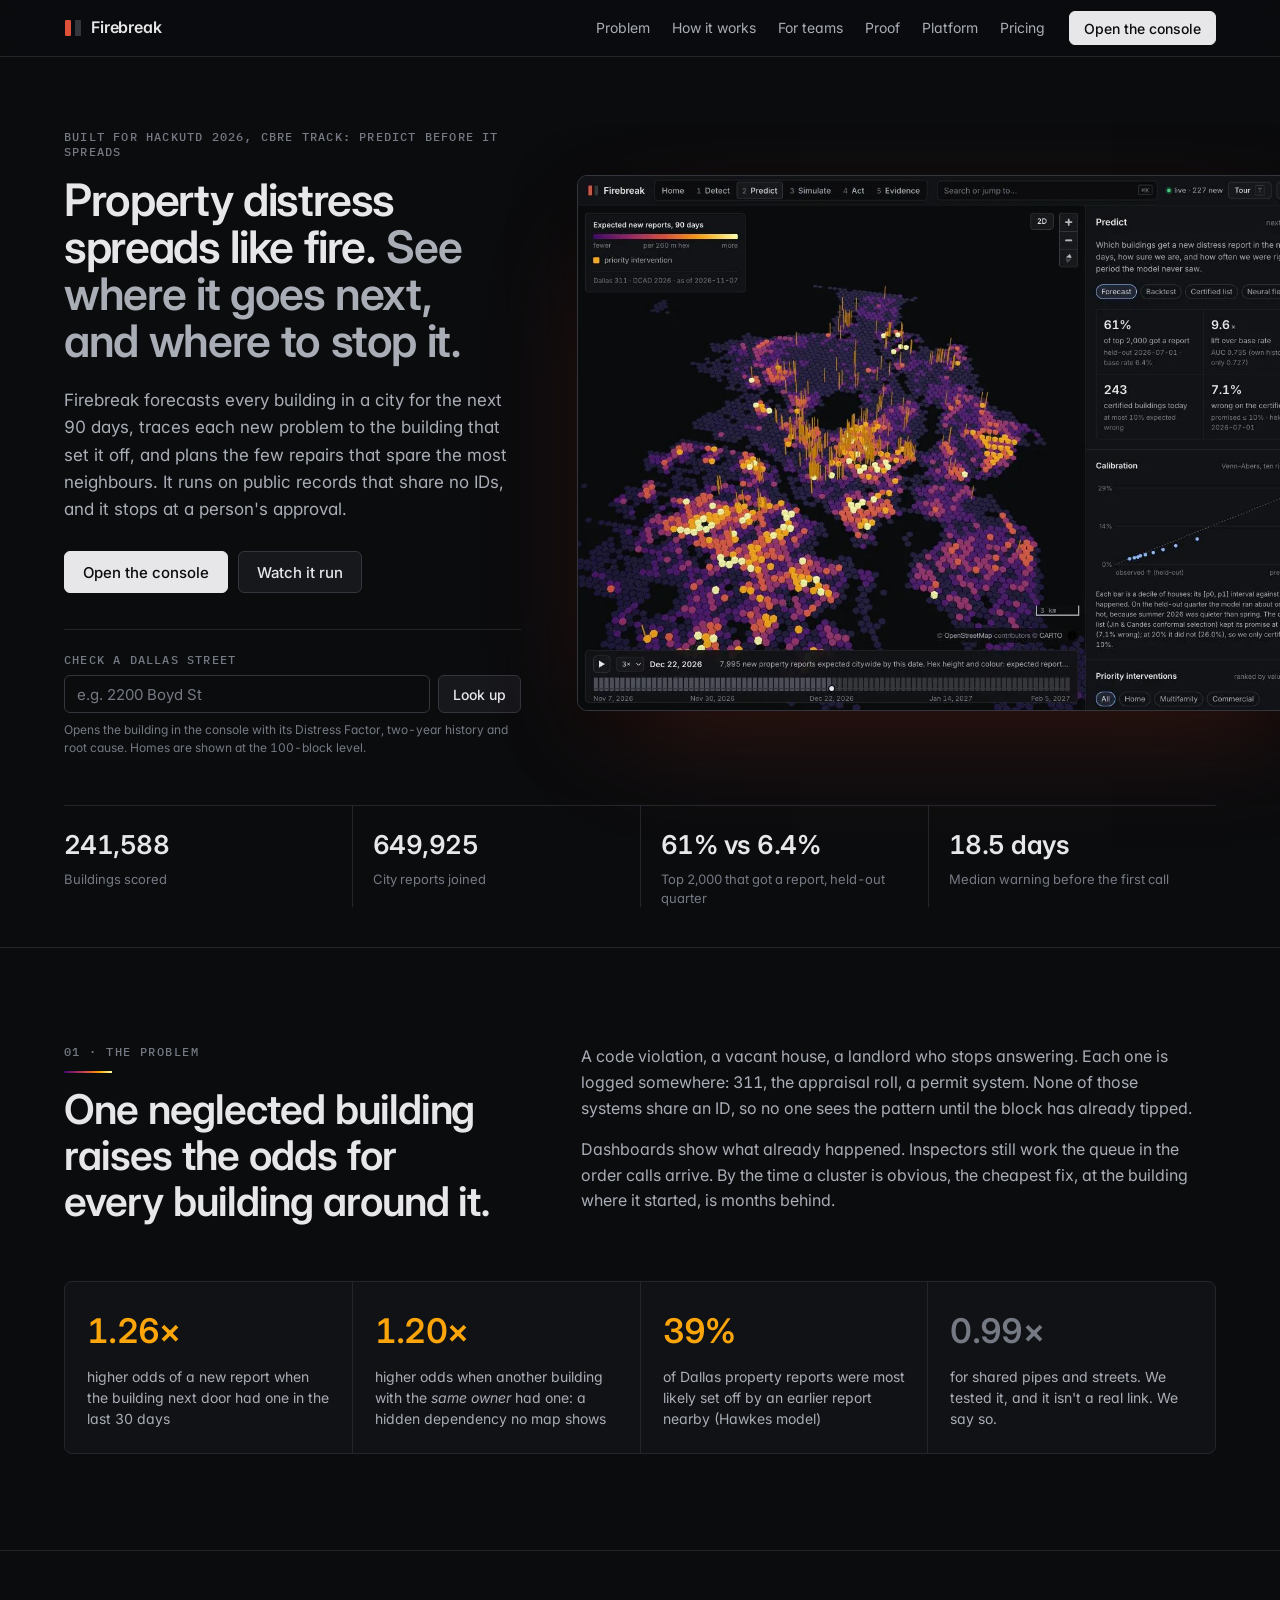
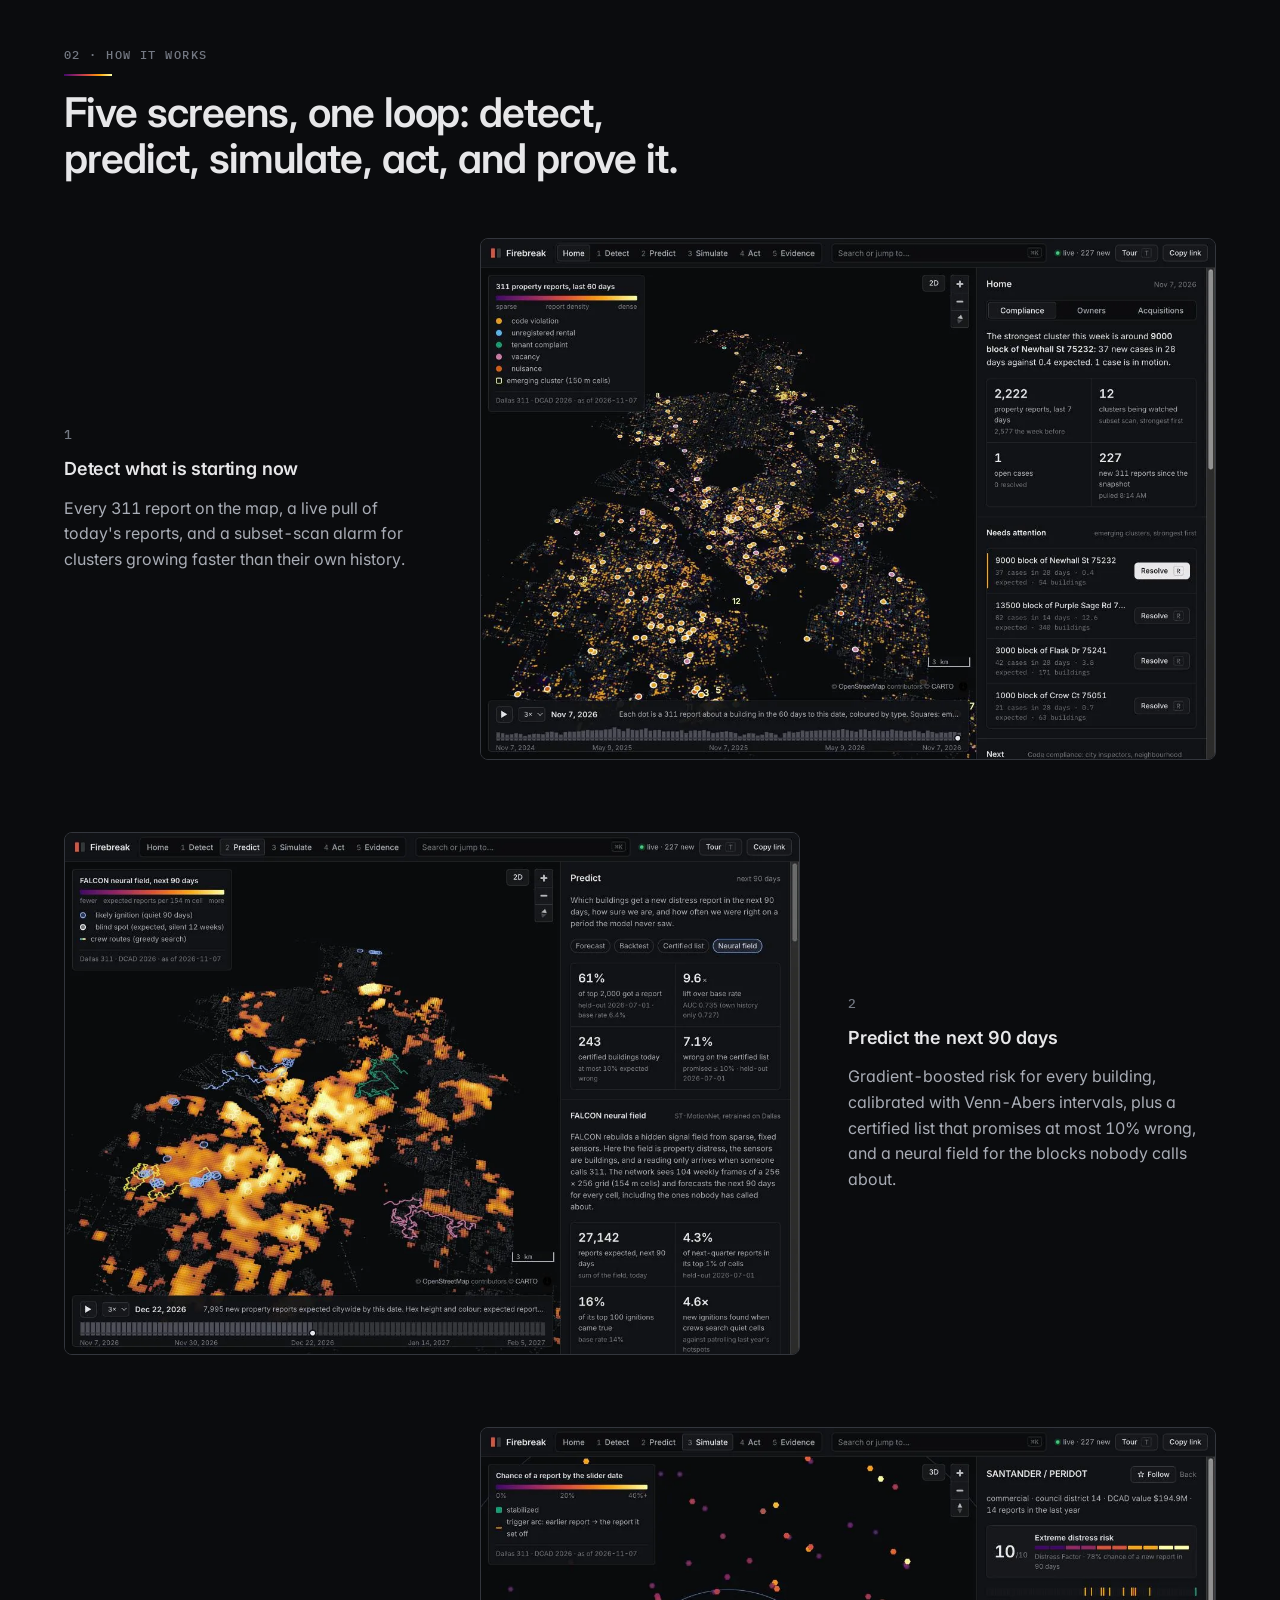
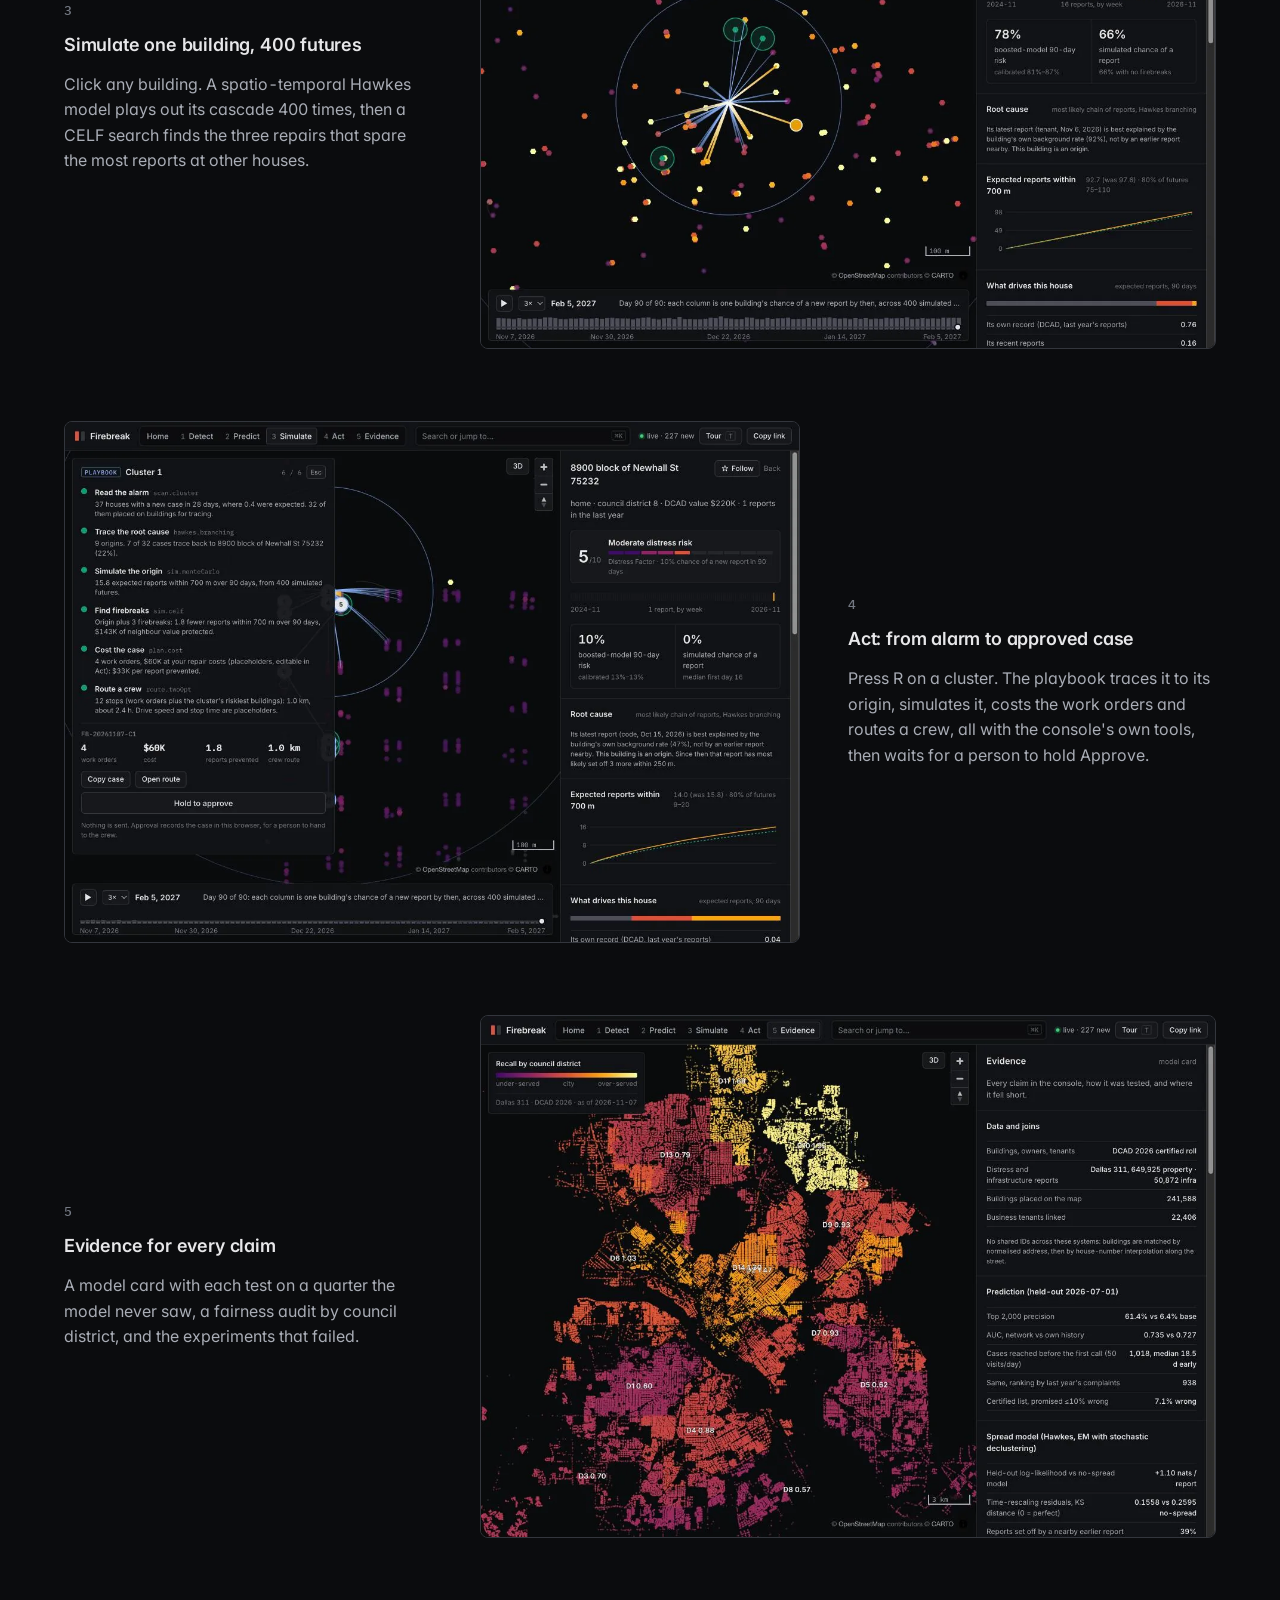
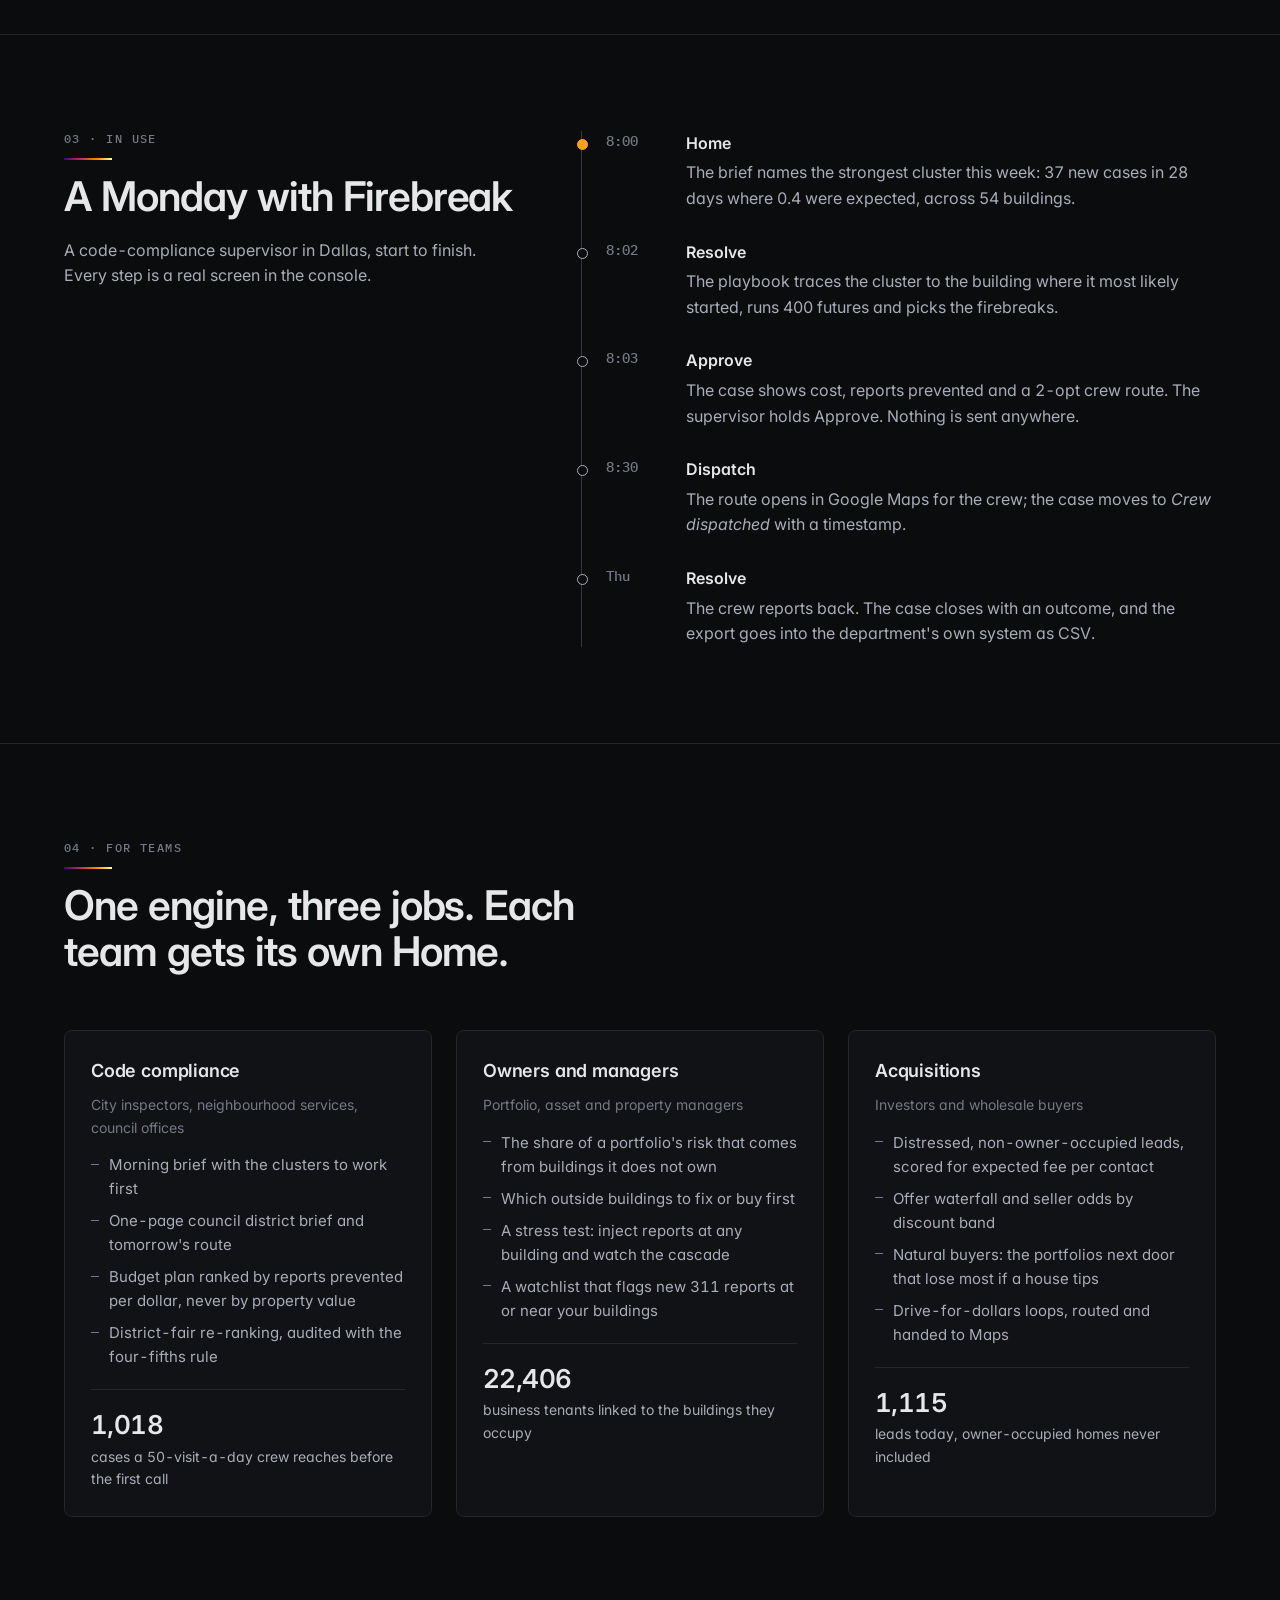
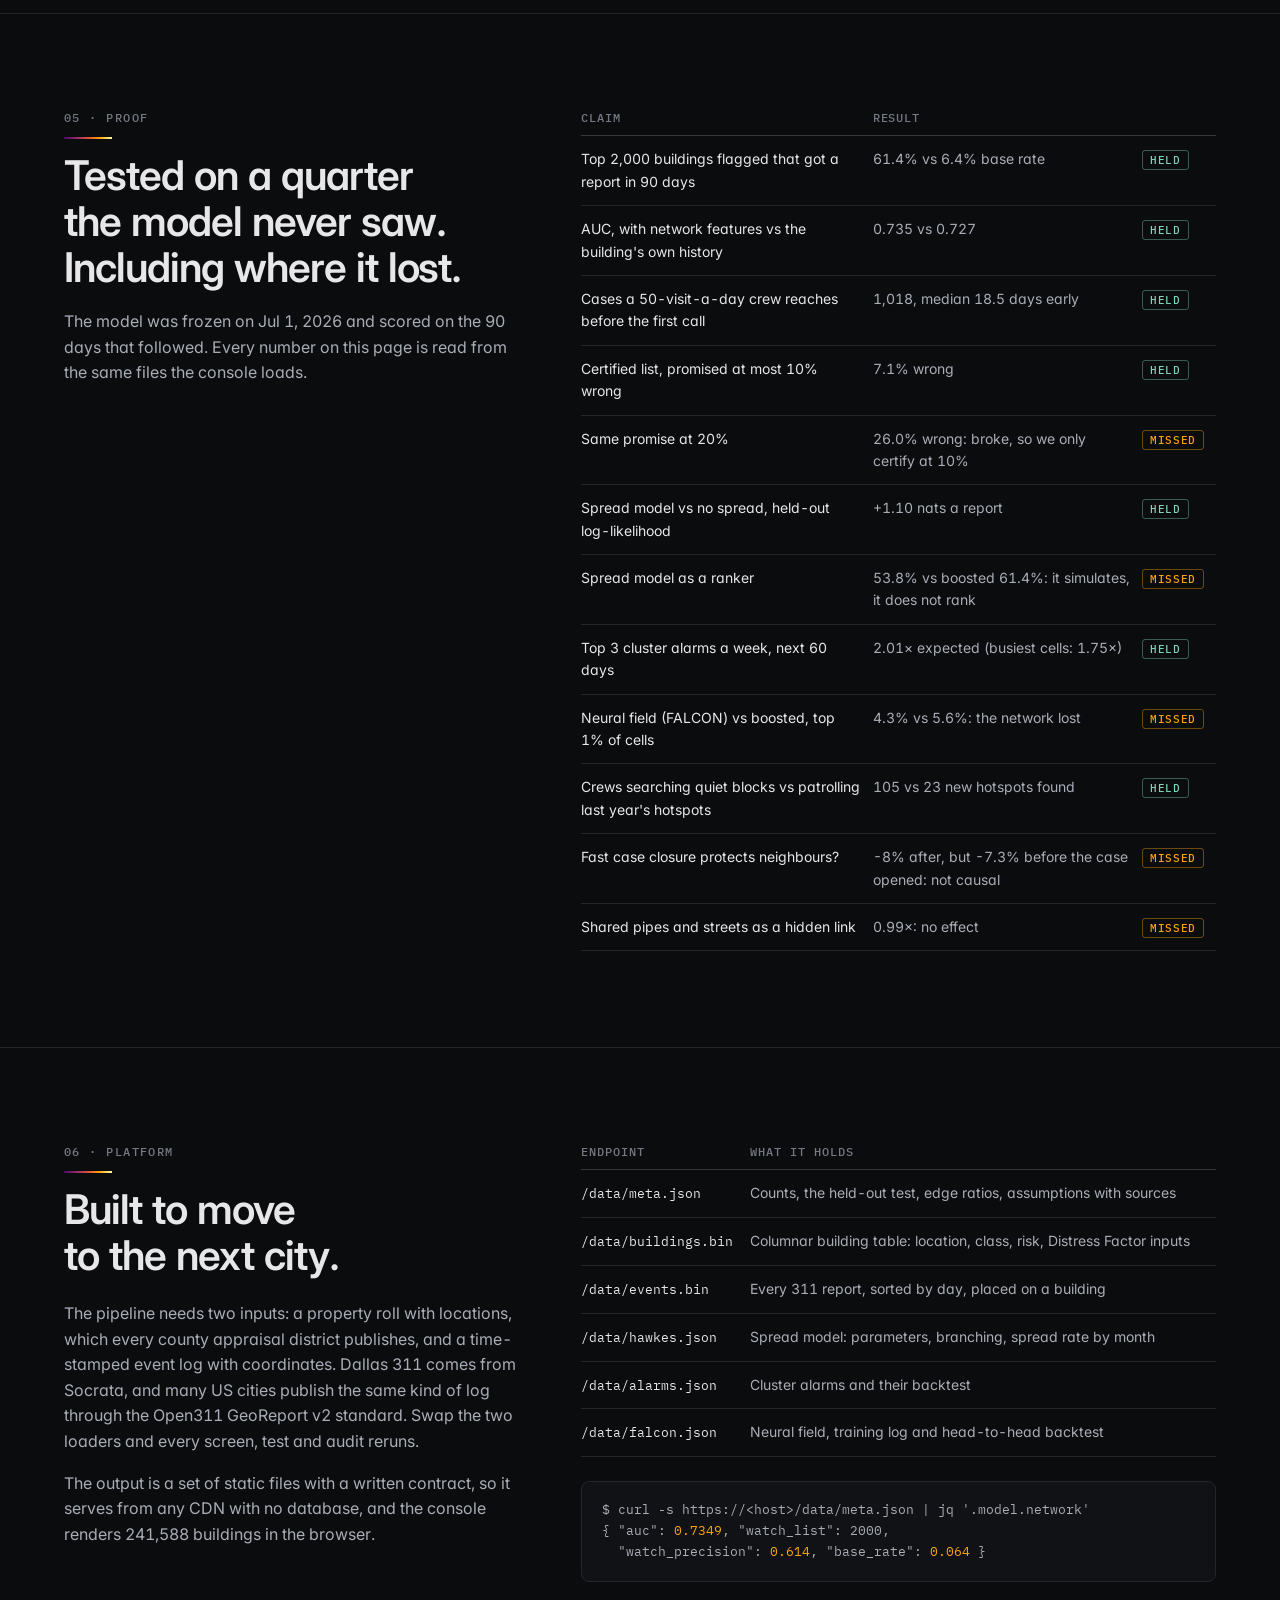
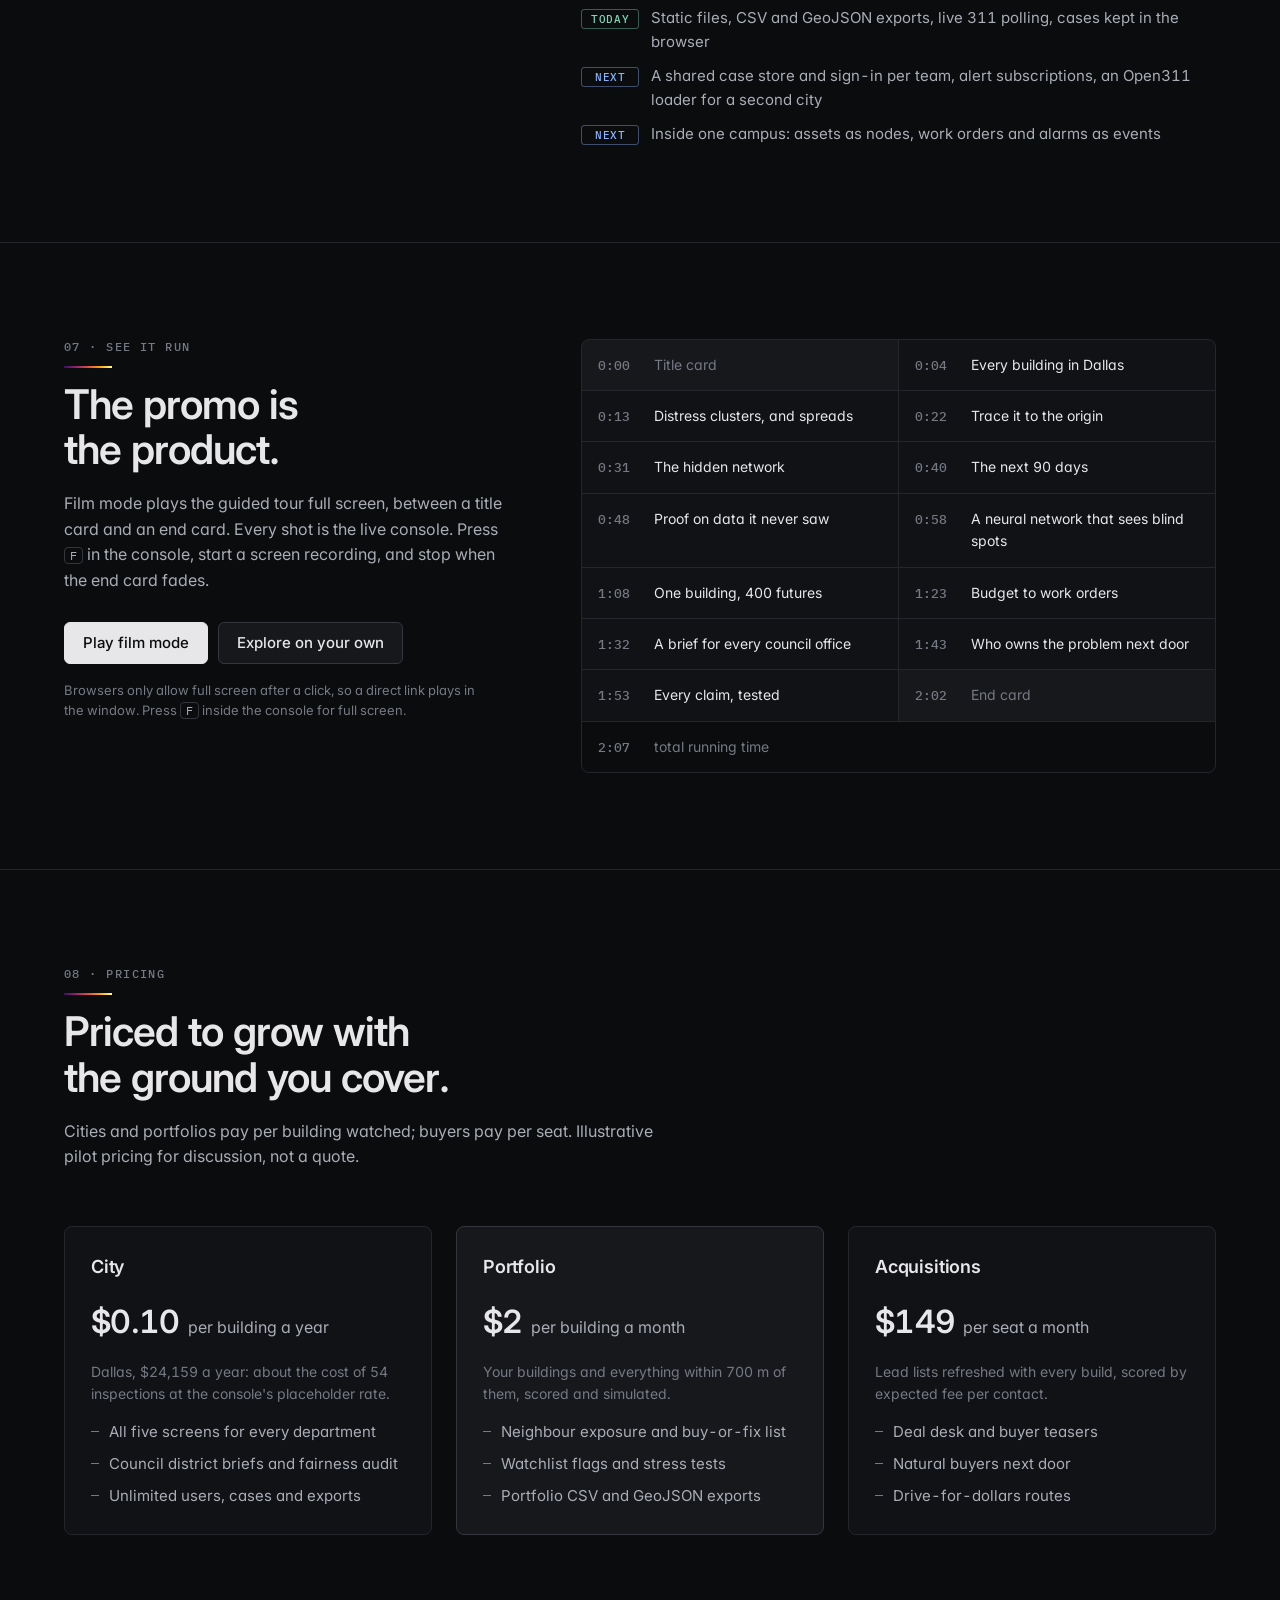
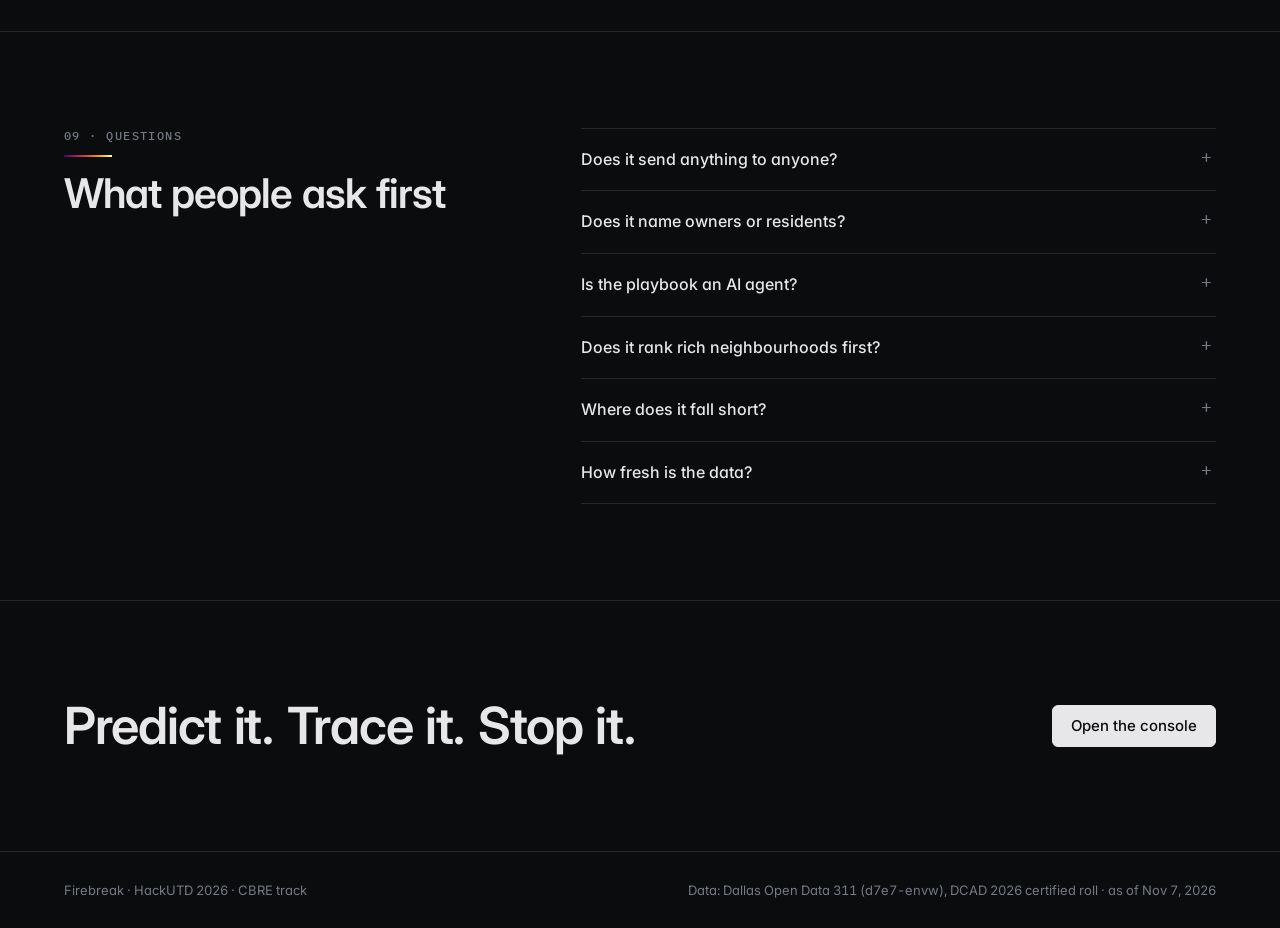
<file: index.html>
<!doctype html>
<html lang="en">
<head>
  <meta charset="utf-8" />
  <meta name="viewport" content="width=device-width, initial-scale=1, viewport-fit=cover" />
  <title>Firebreak</title>
  <meta name="description" content="Firebreak forecasts where property distress spreads next, traces it to the building that started it, and plans the repairs that stop it. Built on Dallas public records." />
  <meta property="og:title" content="Firebreak: predict it, trace it, stop it" />
  <meta property="og:description" content="A forecast, root-cause tracer and work planner for every building in a city, built from public records that share no IDs." />
  <meta property="og:image" content="shots/predict.webp" />
  <meta name="theme-color" content="#0b0c0e" />
  <script>
    // Old console links (#detect, #simulate-b123, #film) now live on app.html.
    if (/^#(home|detect|predict|simulate|act|evidence|film)\b/.test(location.hash)) location.replace('app.html' + location.hash);
  </script>
  <link rel="preconnect" href="https://fonts.googleapis.com" />
  <link rel="preconnect" href="https://fonts.gstatic.com" crossorigin />
  <link href="https://fonts.googleapis.com/css2?family=Inter:wght@400;500;600;700&family=IBM+Plex+Mono:wght@400;500&display=swap" rel="stylesheet" />
  <script type="module" crossorigin src="./assets/site-BVCb5ES5.js"></script>
  <link rel="modulepreload" crossorigin href="./assets/modulepreload-polyfill-B5Qt9EMX.js">
  <link rel="stylesheet" crossorigin href="./assets/site-DLaynALV.css">
</head>
<body>
  <header class="nav">
    <div class="wrap nav-in">
      <a class="mark" href="#top" aria-label="Firebreak home">
        <svg width="18" height="18" viewBox="0 0 18 18" aria-hidden="true"><rect x="1" y="1" width="6" height="16" rx="1" fill="#dd513a"/><rect x="11" y="1" width="6" height="16" rx="1" fill="#33363d"/></svg>
        <b>Firebreak</b>
      </a>
      <nav class="links" aria-label="Sections">
        <a href="#problem">Problem</a><a href="#how">How it works</a><a href="#teams">For teams</a><a href="#proof">Proof</a><a href="#platform">Platform</a><a href="#pricing">Pricing</a>
      </nav>
      <a class="btn primary" href="app.html#home">Open the console</a>
    </div>
  </header>

  <main id="top">
    <!-- hero -->
    <section class="hero">
      <div class="wrap hero-in">
        <div class="hero-copy">
          <p class="kicker">Built for HackUTD 2026, CBRE track: Predict Before It Spreads</p>
          <h1>Property distress spreads like fire. <span>See where it goes next, and where to stop it.</span></h1>
          <p class="lede">Firebreak forecasts every building in a city for the next 90 days, traces each new problem to the building that set it off,
            and plans the few repairs that spare the most neighbours. It runs on public records that share no IDs, and it
            stops at a person's approval.</p>
          <div class="cta">
            <a class="btn primary big" href="app.html#home">Open the console</a>
            <a class="btn big" href="#promo">Watch it run</a>
          </div>
          <form class="lookup" id="lookup" autocomplete="off">
            <label for="addr">Check a Dallas street</label>
            <div class="lookup-row">
              <input id="addr" name="addr" type="search" list="streets" placeholder="e.g. 2200 Boyd St" spellcheck="false" />
              <button class="btn" type="submit">Look up</button>
            </div>
            <datalist id="streets"></datalist>
            <small>Opens the building in the console with its Distress Factor, two-year history and root cause. Homes are shown at the 100-block level.</small>
          </form>
        </div>
        <figure class="hero-shot">
          <img src="shots/predict.webp" alt="Firebreak console: a 3D map of Dallas where hexagon height and colour show expected new property reports over the next 90 days" width="1230" height="872" fetchpriority="high" />
        </figure>
      </div>
      <div class="wrap">
        <dl class="ticker" aria-label="Key numbers">
          <div><dt>Buildings scored</dt><dd data-k="buildings">—</dd></div>
          <div><dt>City reports joined</dt><dd data-k="reports">—</dd></div>
          <div><dt>Top 2,000 that got a report, held-out quarter</dt><dd data-k="precision">—</dd></div>
          <div><dt>Median warning before the first call</dt><dd data-k="leadtime">—</dd></div>
        </dl>
      </div>
    </section>

    <!-- problem -->
    <section class="band" id="problem">
      <div class="wrap two">
        <div>
          <p class="eyebrow">01 · The problem</p>
          <h2>One neglected building raises the odds for every building around it.</h2>
        </div>
        <div class="prose">
          <p>A code violation, a vacant house, a landlord who stops answering. Each one is logged somewhere: 311, the appraisal
            roll, a permit system. None of those systems share an ID, so no one sees the pattern until the block has already tipped.</p>
          <p>Dashboards show what already happened. Inspectors still work the queue in the order calls arrive. By the time a cluster
            is obvious, the cheapest fix, at the building where it started, is months behind.</p>
        </div>
      </div>
      <div class="wrap">
        <div class="facts">
          <div class="fact"><b data-k="block">—</b><span>higher odds of a new report when the building next door had one in the last 30 days</span></div>
          <div class="fact"><b data-k="owner">—</b><span>higher odds when another building with the <em>same owner</em> had one: a hidden dependency no map shows</span></div>
          <div class="fact"><b data-k="spread">—</b><span>of Dallas property reports were most likely set off by an earlier report nearby (Hawkes model)</span></div>
          <div class="fact muted"><b data-k="infra">—</b><span>for shared pipes and streets. We tested it, and it isn't a real link. We say so.</span></div>
        </div>
      </div>
    </section>

    <!-- how it works -->
    <section class="band" id="how">
      <div class="wrap">
        <p class="eyebrow">02 · How it works</p>
        <h2 class="narrow">Five screens, one loop: detect, predict, simulate, act, and prove it.</h2>
      </div>
      <div class="wrap steps">
        <article class="step">
          <div class="step-t"><span class="num">1</span><h3>Detect what is starting now</h3>
            <p>Every 311 report on the map, a live pull of today's reports, and a subset-scan alarm for clusters growing faster than their own history.</p></div>
          <img src="shots/home.webp" alt="Home screen: today's strongest cluster, open cases and data health beside a map of recent reports" loading="lazy" width="1230" height="872" />
        </article>
        <article class="step">
          <div class="step-t"><span class="num">2</span><h3>Predict the next 90 days</h3>
            <p>Gradient-boosted risk for every building, calibrated with Venn-Abers intervals, plus a certified list that promises at most 10% wrong, and a neural field for the blocks nobody calls about.</p></div>
          <img src="shots/neural.webp" alt="Neural field: a grid of expected reports with search crews' routes drawn across quiet blocks" loading="lazy" width="1230" height="872" />
        </article>
        <article class="step">
          <div class="step-t"><span class="num">3</span><h3>Simulate one building, 400 futures</h3>
            <p>Click any building. A spatio-temporal Hawkes model plays out its cascade 400 times, then a CELF search finds the three repairs that spare the most reports at other houses.</p></div>
          <img src="shots/simulate.webp" alt="Simulation: trigger arcs from one building to its neighbours, with three stabilised buildings ringed in green" loading="lazy" width="1230" height="872" />
        </article>
        <article class="step">
          <div class="step-t"><span class="num">4</span><h3>Act: from alarm to approved case</h3>
            <p>Press R on a cluster. The playbook traces it to its origin, simulates it, costs the work orders and routes a crew, all with the console's own tools, then waits for a person to hold Approve.</p></div>
          <img src="shots/playbook.webp" alt="Resolution playbook: six logged steps ending in a case with four work orders, a cost and a crew route" loading="lazy" width="1230" height="872" />
        </article>
        <article class="step">
          <div class="step-t"><span class="num">5</span><h3>Evidence for every claim</h3>
            <p>A model card with each test on a quarter the model never saw, a fairness audit by council district, and the experiments that failed.</p></div>
          <img src="shots/evidence.webp" alt="Evidence: a map of model recall by council district beside the model card" loading="lazy" width="1230" height="872" />
        </article>
      </div>
    </section>

    <!-- a morning -->
    <section class="band" id="day">
      <div class="wrap two">
        <div>
          <p class="eyebrow">03 · In use</p>
          <h2>A Monday with Firebreak</h2>
          <p class="sub">A code-compliance supervisor in Dallas, start to finish. Every step is a real screen in the console.</p>
        </div>
        <ol class="timeline">
          <li><time>8:00</time><div><b>Home</b><p>The brief names the strongest cluster this week: <span data-k="topObs">—</span> new cases in <span data-k="topWin">—</span> days where <span data-k="topExp">—</span> were expected, across <span data-k="topB">—</span> buildings.</p></div></li>
          <li><time>8:02</time><div><b>Resolve</b><p>The playbook traces the cluster to the building where it most likely started, runs 400 futures and picks the firebreaks.</p></div></li>
          <li><time>8:03</time><div><b>Approve</b><p>The case shows cost, reports prevented and a 2-opt crew route. The supervisor holds Approve. Nothing is sent anywhere.</p></div></li>
          <li><time>8:30</time><div><b>Dispatch</b><p>The route opens in Google Maps for the crew; the case moves to <em>Crew dispatched</em> with a timestamp.</p></div></li>
          <li><time>Thu</time><div><b>Resolve</b><p>The crew reports back. The case closes with an outcome, and the export goes into the department's own system as CSV.</p></div></li>
        </ol>
      </div>
    </section>

    <!-- teams -->
    <section class="band" id="teams">
      <div class="wrap">
        <p class="eyebrow">04 · For teams</p>
        <h2 class="narrow">One engine, three jobs. Each team gets its own Home.</h2>
      </div>
      <div class="wrap personas">
        <article>
          <h3>Code compliance</h3>
          <p class="who">City inspectors, neighbourhood services, council offices</p>
          <ul>
            <li>Morning brief with the clusters to work first</li>
            <li>One-page council district brief and tomorrow's route</li>
            <li>Budget plan ranked by reports prevented per dollar, never by property value</li>
            <li>District-fair re-ranking, audited with the four-fifths rule</li>
          </ul>
          <p class="out"><b data-k="early">—</b> cases a 50-visit-a-day crew reaches before the first call</p>
        </article>
        <article>
          <h3>Owners and managers</h3>
          <p class="who">Portfolio, asset and property managers</p>
          <ul>
            <li>The share of a portfolio's risk that comes from buildings it does not own</li>
            <li>Which outside buildings to fix or buy first</li>
            <li>A stress test: inject reports at any building and watch the cascade</li>
            <li>A watchlist that flags new 311 reports at or near your buildings</li>
          </ul>
          <p class="out"><b data-k="tenants">—</b> business tenants linked to the buildings they occupy</p>
        </article>
        <article>
          <h3>Acquisitions</h3>
          <p class="who">Investors and wholesale buyers</p>
          <ul>
            <li>Distressed, non-owner-occupied leads, scored for expected fee per contact</li>
            <li>Offer waterfall and seller odds by discount band</li>
            <li>Natural buyers: the portfolios next door that lose most if a house tips</li>
            <li>Drive-for-dollars loops, routed and handed to Maps</li>
          </ul>
          <p class="out"><b data-k="leads">—</b> leads today, owner-occupied homes never included</p>
        </article>
      </div>
    </section>

    <!-- proof -->
    <section class="band" id="proof">
      <div class="wrap two">
        <div>
          <p class="eyebrow">05 · Proof</p>
          <h2>Tested on a quarter the model never saw. Including where it lost.</h2>
          <p class="sub">The model was frozen on <span data-k="cutoff">—</span> and scored on the 90 days that followed. Every number on this page is read from the same files the console loads.</p>
        </div>
        <div class="tw">
          <table class="proof">
            <thead><tr><th>Claim</th><th>Result</th><th></th></tr></thead>
            <tbody id="proof-rows"></tbody>
          </table>
        </div>
      </div>
    </section>

    <!-- platform -->
    <section class="band" id="platform">
      <div class="wrap two">
        <div>
          <p class="eyebrow">06 · Platform</p>
          <h2>Built to move to the next city.</h2>
          <div class="prose">
            <p>The pipeline needs two inputs: a property roll with locations, which every county appraisal district publishes, and a
              time-stamped event log with coordinates. Dallas 311 comes from Socrata, and many US cities publish the same kind of log through the
              Open311 GeoReport v2 standard. Swap the two loaders and every screen, test and audit reruns.</p>
            <p>The output is a set of static files with a written contract, so it serves from any CDN with no database, and the console
              renders <span data-k="buildings2">—</span> buildings in the browser.</p>
          </div>
        </div>
        <div class="stack">
          <div class="tw">
            <table class="files">
              <thead><tr><th>Endpoint</th><th>What it holds</th></tr></thead>
              <tbody>
                <tr><td><code>/data/meta.json</code></td><td>Counts, the held-out test, edge ratios, assumptions with sources</td></tr>
                <tr><td><code>/data/buildings.bin</code></td><td>Columnar building table: location, class, risk, Distress Factor inputs</td></tr>
                <tr><td><code>/data/events.bin</code></td><td>Every 311 report, sorted by day, placed on a building</td></tr>
                <tr><td><code>/data/hawkes.json</code></td><td>Spread model: parameters, branching, spread rate by month</td></tr>
                <tr><td><code>/data/alarms.json</code></td><td>Cluster alarms and their backtest</td></tr>
                <tr><td><code>/data/falcon.json</code></td><td>Neural field, training log and head-to-head backtest</td></tr>
              </tbody>
            </table>
          </div>
          <pre class="code" aria-label="Example request"><code>$ curl -s https://&lt;host&gt;/data/meta.json | jq '.model.network'
{ "auc": <span data-k="auc">—</span>, "watch_list": 2000,
  "watch_precision": <span data-k="wp">—</span>, "base_rate": <span data-k="br">—</span> }</code></pre>
          <ul class="roadmap">
            <li><span class="tag now">Today</span>Static files, CSV and GeoJSON exports, live 311 polling, cases kept in the browser</li>
            <li><span class="tag next">Next</span>A shared case store and sign-in per team, alert subscriptions, an Open311 loader for a second city</li>
            <li><span class="tag next">Next</span>Inside one campus: assets as nodes, work orders and alarms as events</li>
          </ul>
        </div>
      </div>
    </section>

    <!-- promo -->
    <section class="band" id="promo">
      <div class="wrap two">
        <div>
          <p class="eyebrow">07 · See it run</p>
          <h2>The promo is the product.</h2>
          <p class="sub">Film mode plays the guided tour full screen, between a title card and an end card. Every shot is the live console.
            Press <kbd>F</kbd> in the console, start a screen recording, and stop when the end card fades.</p>
          <div class="cta">
            <a class="btn primary big" href="app.html#film">Play film mode</a>
            <a class="btn big" href="app.html#home">Explore on your own</a>
          </div>
          <p class="fine">Browsers only allow full screen after a click, so a direct link plays in the window. Press <kbd>F</kbd> inside the console for full screen.</p>
        </div>
        <ol class="storyboard" id="storyboard"></ol>
      </div>
    </section>

    <!-- pricing -->
    <section class="band" id="pricing">
      <div class="wrap">
        <p class="eyebrow">08 · Pricing</p>
        <h2 class="narrow">Priced to grow with the ground you cover.</h2>
        <p class="sub narrow">Cities and portfolios pay per building watched; buyers pay per seat. Illustrative pilot pricing for discussion, not a quote.</p>
      </div>
      <div class="wrap plans">
        <article>
          <h3>City</h3>
          <p class="price"><b>$0.10</b> per building a year</p>
          <p class="eg">Dallas, <span data-k="cityCost">—</span> a year: about the cost of <span data-k="cityInspections">—</span> inspections at the console's placeholder rate.</p>
          <ul><li>All five screens for every department</li><li>Council district briefs and fairness audit</li><li>Unlimited users, cases and exports</li></ul>
        </article>
        <article class="hl">
          <h3>Portfolio</h3>
          <p class="price"><b>$2</b> per building a month</p>
          <p class="eg">Your buildings and everything within 700 m of them, scored and simulated.</p>
          <ul><li>Neighbour exposure and buy-or-fix list</li><li>Watchlist flags and stress tests</li><li>Portfolio CSV and GeoJSON exports</li></ul>
        </article>
        <article>
          <h3>Acquisitions</h3>
          <p class="price"><b>$149</b> per seat a month</p>
          <p class="eg">Lead lists refreshed with every build, scored by expected fee per contact.</p>
          <ul><li>Deal desk and buyer teasers</li><li>Natural buyers next door</li><li>Drive-for-dollars routes</li></ul>
        </article>
      </div>
    </section>

    <!-- faq -->
    <section class="band" id="faq">
      <div class="wrap two">
        <div><p class="eyebrow">09 · Questions</p><h2>What people ask first</h2></div>
        <div class="faq">
          <details><summary>Does it send anything to anyone?</summary><p>No. There is no email, SMS, mail or call integration. Every plan ends at a person's approval, and cases are exported, not sent.</p></details>
          <details><summary>Does it name owners or residents?</summary><p>No. Owners are hashed before anything reaches the browser, homes are shown at the 100-block level, and owner-occupied homes are never on a lead list.</p></details>
          <details><summary>Is the playbook an AI agent?</summary><p>It is an agent in the plain sense: a fixed plan of the console's own tool calls, each reading the last one's result. It is not a language model, so every number in its log is computed, and it stops for a human.</p></details>
          <details><summary>Does it rank rich neighbourhoods first?</summary><p>Never by property value. The budget plan ranks by reports prevented per dollar; ranking by value sent the whole budget to the wealthiest district, so we dropped it.</p></details>
          <details><summary>Where does it fall short?</summary><p>311 measures what people report, not what exists. Our neural network lost to the boosted model, and the case-closure study found no causal effect. The Evidence screen shows all three.</p></details>
          <details><summary>How fresh is the data?</summary><p>The Home screen's data-health table shows the age of every source. The live feed polls Dallas Open Data from the browser and re-scores buildings near each new report.</p></details>
        </div>
      </div>
    </section>

    <section class="band last">
      <div class="wrap closer">
        <h2>Predict it. Trace it. Stop it.</h2>
        <a class="btn primary big" href="app.html#home">Open the console</a>
      </div>
    </section>
  </main>

  <footer class="foot">
    <div class="wrap foot-in">
      <span>Firebreak · HackUTD 2026 · CBRE track</span>
      <span>Data: Dallas Open Data 311 (d7e7-envw), DCAD 2026 certified roll · as of <span data-k="asof">—</span></span>
    </div>
  </footer>

</body>
</html>
</file>
<file: assets/site-DLaynALV.css>
:root{--bg: #0b0c0e;--panel: #111215;--raised: #17181c;--line: #24262b;--line-2: #33363d;--text: #e7e7e9;--text-2: #a9adb6;--muted: #747983;--accent: #8ab4ff;--win: #7fd4b6;--loss: #fca50a;--heat: linear-gradient(90deg, #420a68, #932667, #dd513a, #fca50a, #fcffa4);--sans: "Inter", ui-sans-serif, system-ui, -apple-system, "Segoe UI", sans-serif;--mono: "IBM Plex Mono", ui-monospace, "SF Mono", Menlo, monospace;color-scheme:dark}*{box-sizing:border-box}html{scroll-behavior:smooth;scroll-padding-top:72px}@media (prefers-reduced-motion: reduce){html{scroll-behavior:auto}}body{margin:0;background:var(--bg);color:var(--text);font:400 16px/1.6 var(--sans);font-feature-settings:"tnum" 1,"cv11" 1;-webkit-font-smoothing:antialiased}a{color:var(--accent);text-decoration:none}a:hover{text-decoration:underline}img{max-width:100%;display:block}:focus-visible{outline:2px solid var(--accent);outline-offset:2px}kbd{font:12px var(--mono);color:var(--text-2);border:1px solid var(--line-2);border-radius:4px;padding:0 5px}code,pre{font-family:var(--mono)}.wrap{width:100%;max-width:1200px;margin:0 auto;padding-left:max(24px,env(safe-area-inset-left,0px));padding-right:max(24px,env(safe-area-inset-right,0px))}.btn{display:inline-flex;align-items:center;justify-content:center;height:34px;padding:0 14px;border:1px solid var(--line-2);border-radius:6px;background:var(--raised);color:var(--text);font:500 14px var(--sans);white-space:nowrap;cursor:pointer}.btn:hover{border-color:var(--muted);text-decoration:none}.btn.primary{background:var(--text);color:var(--bg);border-color:var(--text)}.btn.primary:hover{background:#fff}.btn.big{height:42px;padding:0 18px;font-size:15px}body:before{content:"";position:fixed;inset:0 0 auto;height:env(safe-area-inset-top,0px);z-index:11;background:#0b0c0eeb}.nav{position:sticky;top:env(safe-area-inset-top,0px);z-index:10;background:#0b0c0edb;-webkit-backdrop-filter:blur(10px);backdrop-filter:blur(10px);border-bottom:1px solid var(--line)}.nav-in{display:flex;align-items:center;gap:24px;height:56px}.mark{display:flex;align-items:center;gap:9px;color:var(--text)}.mark:hover{text-decoration:none}.mark b{font-size:16px;font-weight:600;letter-spacing:-.01em}.links{display:flex;gap:22px;margin-left:auto;font-size:14px}.links a{color:var(--text-2)}.links a:hover{color:var(--text);text-decoration:none}.hero{padding-block:72px 40px;border-bottom:1px solid var(--line);position:relative;overflow:hidden}.hero-in{display:grid;grid-template-columns:minmax(0,5fr) minmax(0,7fr);gap:56px;align-items:center}.kicker{margin:0 0 18px;font:500 12px var(--mono);color:var(--muted);text-transform:uppercase;letter-spacing:.1em}.hero h1{margin:0;font-size:clamp(32px,3.5vw,48px);line-height:1.05;font-weight:600;letter-spacing:-.03em;text-wrap:balance}.hero h1 span{color:var(--text-2)}.hero-shot{width:118%}.lede{margin:22px 0 0;font-size:17px;color:var(--text-2);max-width:52ch;text-wrap:pretty}.cta{display:flex;gap:10px;flex-wrap:wrap;margin-top:28px}.hero-shot{margin:0;border:1px solid var(--line-2);border-radius:10px;overflow:hidden;background:var(--panel);box-shadow:0 40px 120px -40px #dd513a47,0 20px 60px #0009}.hero-shot img{width:100%;height:auto}.lookup{margin-top:36px;padding-top:22px;border-top:1px solid var(--line);display:grid;gap:8px;max-width:460px}.lookup label{font:500 12px var(--mono);color:var(--muted);text-transform:uppercase;letter-spacing:.1em}.lookup-row{display:flex;gap:8px}.lookup input{flex:1 1 auto;min-width:0;height:38px;padding:0 12px;border:1px solid var(--line-2);border-radius:6px;background:var(--bg);color:var(--text);font:15px var(--sans)}.lookup input::placeholder{color:var(--muted)}.lookup .btn{height:38px}.lookup small{color:var(--muted);font-size:12px;line-height:1.5}.ticker{margin:48px 0 0;display:grid;grid-template-columns:repeat(4,minmax(0,1fr));border-top:1px solid var(--line)}.ticker div{padding:18px 20px 0 0;display:grid;gap:4px;align-content:start}.ticker div+div{padding-left:20px;border-left:1px solid var(--line)}.ticker dt{order:2;font-size:13px;color:var(--muted);line-height:1.45}.ticker dd{order:1;margin:0;font-size:26px;font-weight:600;letter-spacing:-.02em}.band{padding-block:96px;border-bottom:1px solid var(--line)}.band.last{border-bottom:0}.eyebrow{margin:0 0 14px;font:500 12px var(--mono);color:var(--muted);text-transform:uppercase;letter-spacing:.12em}.eyebrow:after{content:"";display:block;width:48px;height:2px;margin-top:12px;background:var(--heat)}h2{margin:0;font-size:clamp(28px,3.2vw,42px);line-height:1.12;font-weight:600;letter-spacing:-.025em;text-wrap:balance}h3{margin:0;font-size:18px;font-weight:600;letter-spacing:-.01em}.narrow{max-width:24ch}p.sub{margin:18px 0 0;color:var(--text-2);font-size:16px;max-width:52ch}p.sub.narrow{max-width:60ch}.two{display:grid;grid-template-columns:minmax(0,5fr) minmax(0,7fr);gap:64px;align-items:start}.prose p{margin:0 0 16px;color:var(--text-2);max-width:62ch}.prose p:last-child{margin-bottom:0}.fine{margin:16px 0 0;font-size:13px;color:var(--muted);max-width:52ch}.facts{margin-top:56px;display:grid;grid-template-columns:repeat(4,minmax(0,1fr));gap:1px;background:var(--line);border:1px solid var(--line);border-radius:8px;overflow:hidden}.fact{background:var(--panel);padding:22px 22px 24px;display:grid;gap:8px;align-content:start}.fact b{font-size:34px;font-weight:600;letter-spacing:-.02em;color:#fca50a}.fact span{font-size:14px;color:var(--text-2);line-height:1.5}.fact.muted b{color:var(--muted)}.steps{margin-top:56px;display:grid;gap:72px}.step{display:grid;grid-template-columns:minmax(0,4fr) minmax(0,8fr);gap:48px;align-items:center}.step:nth-child(2n){grid-template-columns:minmax(0,8fr) minmax(0,4fr)}.step:nth-child(2n) .step-t{order:2}.step-t{display:grid;gap:12px;align-content:start}.step-t p{margin:0;color:var(--text-2);max-width:44ch}.num{font:500 13px var(--mono);color:var(--muted)}.step img{width:100%;height:auto;border:1px solid var(--line-2);border-radius:8px;background:var(--panel)}.timeline{list-style:none;margin:0;padding:0;display:grid;border-left:1px solid var(--line-2)}.timeline li{display:grid;grid-template-columns:64px minmax(0,1fr);gap:16px;padding:0 0 28px 24px;position:relative}.timeline li:last-child{padding-bottom:0}.timeline li:before{content:"";position:absolute;left:-5px;top:8px;width:9px;height:9px;border-radius:50%;background:var(--bg);border:1.5px solid var(--text-2)}.timeline li:first-child:before{background:#fca50a;border-color:#fca50a}.timeline time{font:500 14px var(--mono);color:var(--muted);padding-top:1px}.timeline b{font-weight:600}.timeline p{margin:4px 0 0;color:var(--text-2)}.personas{margin-top:56px;display:grid;grid-template-columns:repeat(3,minmax(0,1fr));gap:24px}.personas article{display:grid;gap:14px;align-content:start;padding:26px;border:1px solid var(--line);border-radius:8px;background:var(--panel)}.who{margin:-6px 0 0;color:var(--muted);font-size:14px}.personas ul,.plans ul{margin:0;padding:0;list-style:none;display:grid;gap:8px;font-size:15px;color:var(--text-2)}.personas li,.plans li{padding-left:18px;position:relative}.personas li:before,.plans li:before{content:"";position:absolute;left:0;top:.72em;width:8px;height:1px;background:var(--muted)}.out{margin:6px 0 0;padding-top:14px;border-top:1px solid var(--line);color:var(--text-2);font-size:14px}.out b{display:block;font-size:26px;color:var(--text);font-weight:600;letter-spacing:-.02em}.tw{overflow-x:auto}table{width:100%;border-collapse:collapse;font-size:14px}th{text-align:left;font:500 12px var(--mono);color:var(--muted);text-transform:uppercase;letter-spacing:.08em;padding:0 12px 10px 0;border-bottom:1px solid var(--line-2)}td{padding:12px 12px 12px 0;border-bottom:1px solid var(--line);vertical-align:top;color:var(--text-2)}td:first-child{color:var(--text)}td.r{font-variant-numeric:tabular-nums}.pill{font:500 11px var(--mono);text-transform:uppercase;letter-spacing:.06em;padding:2px 7px;border-radius:3px;border:1px solid;white-space:nowrap}.pill.win{color:var(--win);border-color:#7fd4b666}.pill.loss{color:var(--loss);border-color:#fca50a66}.stack{display:grid;gap:24px;min-width:0}table.files code{font-size:13px;color:var(--text);white-space:nowrap}pre.code{margin:0;padding:18px 20px;background:var(--panel);border:1px solid var(--line);border-radius:8px;overflow-x:auto;font-size:13px;line-height:1.6;color:var(--text-2)}pre.code span{color:#fca50a}.roadmap{list-style:none;margin:0;padding:0;display:grid;gap:10px;font-size:15px;color:var(--text-2)}.roadmap li{display:flex;gap:12px;align-items:baseline}.tag{flex:none;font:500 11px var(--mono);text-transform:uppercase;letter-spacing:.06em;padding:2px 7px;border-radius:3px;border:1px solid;width:58px;text-align:center}.tag.now{color:var(--win);border-color:#7fd4b666}.tag.next{color:var(--accent);border-color:#8ab4ff66}.storyboard{list-style:none;margin:0;padding:0;display:grid;grid-template-columns:repeat(2,minmax(0,1fr));gap:1px;background:var(--line);border:1px solid var(--line);border-radius:8px;overflow:hidden;counter-reset:shot}.storyboard li{background:var(--panel);padding:14px 16px;display:grid;grid-template-columns:46px minmax(0,1fr);gap:10px;align-items:baseline;font-size:14px}.storyboard time{font:500 13px var(--mono);color:var(--muted)}.storyboard li.open,.storyboard li.close{background:var(--raised)}.storyboard li.open span,.storyboard li.close span{color:var(--muted)}.storyboard li.total{grid-column:1 / -1;background:var(--bg)}.storyboard li.total span{color:var(--muted)}.plans{margin-top:56px;display:grid;grid-template-columns:repeat(3,minmax(0,1fr));gap:24px}.plans article{display:grid;gap:14px;align-content:start;padding:26px;border:1px solid var(--line);border-radius:8px;background:var(--panel)}.plans article.hl{border-color:var(--line-2);background:var(--raised)}.price{margin:0;color:var(--text-2)}.price b{font-size:32px;font-weight:600;color:var(--text);letter-spacing:-.02em;margin-right:4px}.eg{margin:0;font-size:14px;color:var(--muted)}.faq{display:grid;border-top:1px solid var(--line)}.faq details{border-bottom:1px solid var(--line)}.faq summary{cursor:pointer;padding:18px 28px 18px 0;font-weight:500;list-style:none;position:relative}.faq summary::-webkit-details-marker{display:none}.faq summary:after{content:"+";position:absolute;right:4px;top:16px;color:var(--muted);font:18px var(--mono)}.faq details[open] summary:after{content:"–"}.faq p{margin:0 0 18px;color:var(--text-2);max-width:62ch}.closer{display:flex;align-items:center;justify-content:space-between;gap:24px;flex-wrap:wrap}.closer h2{font-size:clamp(30px,4vw,52px)}.foot{border-top:1px solid var(--line);padding-block:28px calc(28px + env(safe-area-inset-bottom,0px));font-size:13px;color:var(--muted)}.foot-in{display:flex;justify-content:space-between;gap:16px;flex-wrap:wrap}@media (max-width: 1000px){.links{display:none}.nav .btn{margin-left:auto}.hero-in,.two,.step{grid-template-columns:minmax(0,1fr);gap:36px}.hero-shot{width:100%}.step:nth-child(2n){grid-template-columns:minmax(0,1fr)}.step:nth-child(2n) .step-t{order:0}.facts{grid-template-columns:repeat(2,minmax(0,1fr))}.personas,.plans{grid-template-columns:minmax(0,1fr)}.ticker{grid-template-columns:repeat(2,minmax(0,1fr))}.ticker div:nth-child(3){padding-left:0;border-left:0}.band{padding-block:72px}}@media (max-width: 560px){.wrap{padding-left:max(16px,env(safe-area-inset-left,0px));padding-right:max(16px,env(safe-area-inset-right,0px))}.hero{padding-block:44px 32px}.facts,.storyboard,.ticker{grid-template-columns:minmax(0,1fr)}.ticker div,.ticker div+div{padding-left:0;border-left:0;padding-bottom:14px;border-bottom:1px solid var(--line)}.timeline li{grid-template-columns:minmax(0,1fr);gap:2px}.nav .btn{height:32px;padding:0 10px;font-size:13px}}.two h2+.prose{margin-top:22px}
</file>
